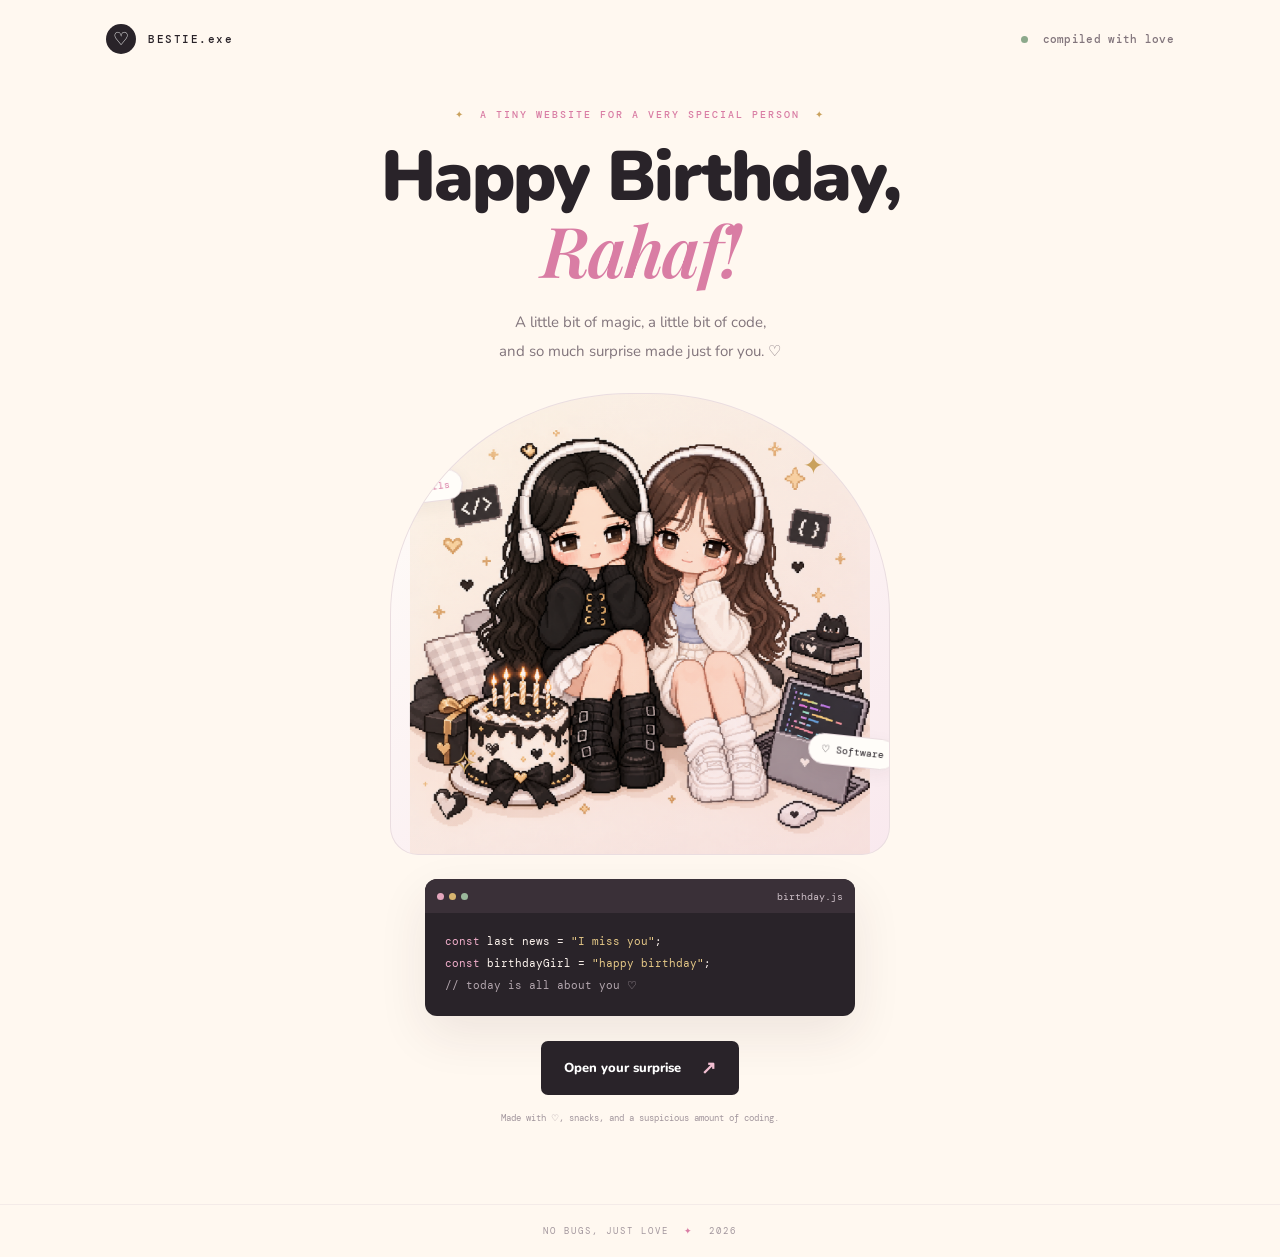
<file: index.html>
<!DOCTYPE html>
<html lang="en">
<head>
  <meta charset="UTF-8">
  <meta name="viewport" content="width=device-width, initial-scale=1.0">
  <title>A Little Birthday Surprise ♡</title>
  <link rel="stylesheet" href="style.css">
</head>
<body class="landing-page">
  <div class="sparkles" aria-hidden="true"></div>
  <nav class="topbar">
    <span class="brand-mark">♡</span>
    <span>BESTIE.exe</span>
    <span class="status"><i></i> compiled with love</span>
  </nav>

  <main class="hero">
    <div class="eyebrow"><span>✦</span> A tiny website for a very special person <span>✦</span></div>
    <h1>Happy Birthday,<br><em>Rahaf!</em></h1>
    <p class="intro">A little bit of magic, a little bit of code,<br>and so much surprise made just for you. ♡</p>

    <div class="character-frame">
      <div class="floating-tag tag-code">&lt;/&gt; girls</div>
      <div class="floating-tag tag-heart">♡ Software</div>
      <img class="besties-art" src="besties_pixel_art.png" alt="Two best friends in pixel art">
      <div class="tiny-star star-one">✦</div>
      <div class="tiny-star star-two">✧</div>
    </div>

    <div class="terminal">
      <div class="terminal-head"><span></span><span></span><span></span><b>birthday.js</b></div>
      <code><span class="pink">const</span> last news = <span class="gold">"I miss you"</span>;<br><span class="pink">const</span> birthdayGirl = <span class="gold">"happy birthday"</span>;<br><span class="comment">// today is all about you ♡</span></code>
    </div>

    <a class="button button-primary" href="surprise.html">Open your surprise <span>↗</span></a>
    <p class="tiny-note">Made with ♡, snacks, and a suspicious amount of coding.</p>
  </main>
  <footer>NO BUGS, JUST LOVE <span>✦</span> 2026</footer>
  <script src="script.js"></script>
</body>
</html>
</file>
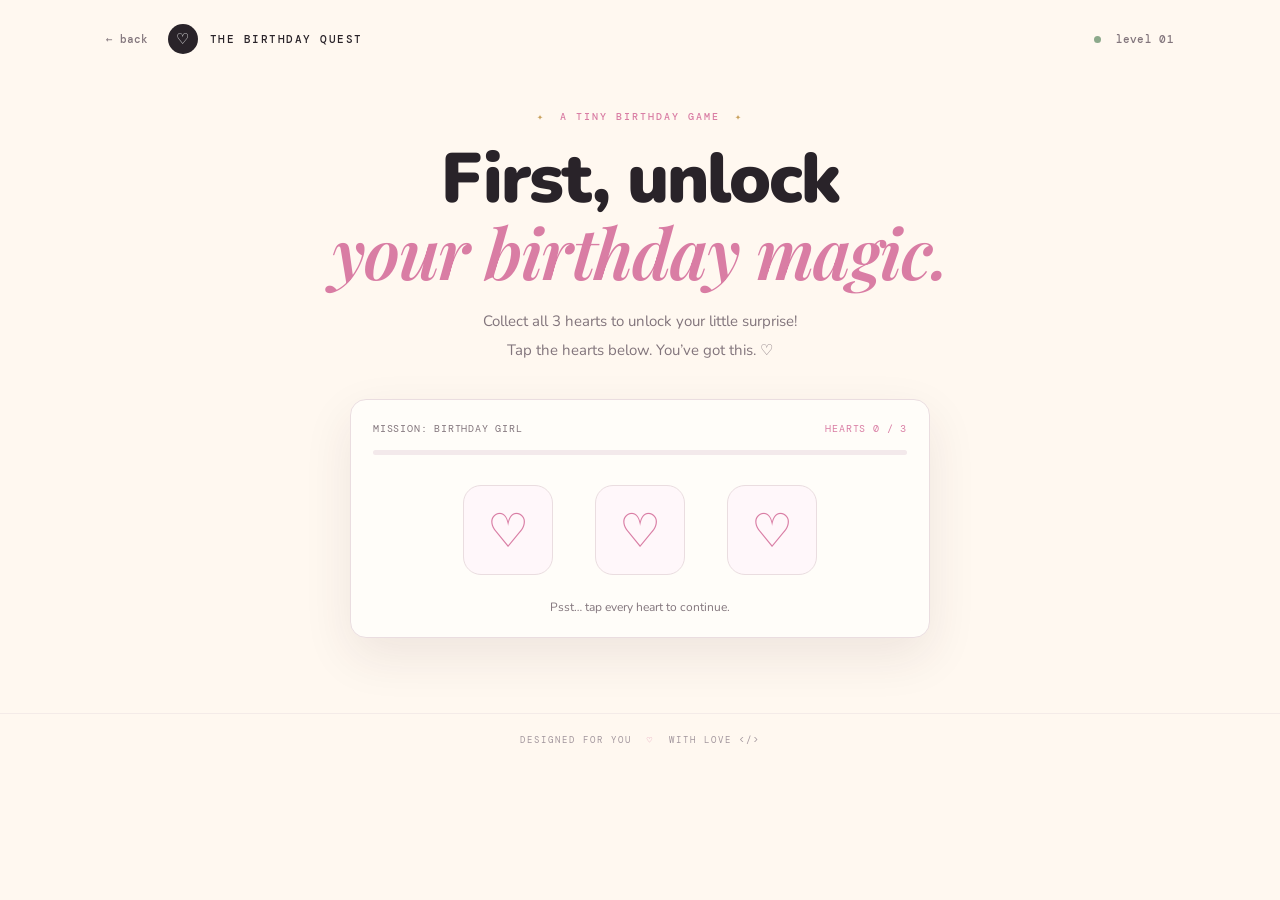
<file: surprise.html>
<!DOCTYPE html>
<html lang="en">
<head>
  <meta charset="UTF-8">
  <meta name="viewport" content="width=device-width, initial-scale=1.0">
  <title>Your Birthday Quest ♡</title>
  <link rel="stylesheet" href="style.css">
</head>
<body class="game-page">
  <nav class="topbar">
    <a class="back-link" href="index.html">← back</a>
    <span class="brand-mark">♡</span>
    <span>THE BIRTHDAY QUEST</span>
    <span class="status"><i></i> level 01</span>
  </nav>

  <main class="quest-wrap">
    <div class="eyebrow"><span>✦</span> a tiny birthday game <span>✦</span></div>
    <h1>First, unlock<br><em>your birthday magic.</em></h1>
    <p class="intro">Collect all 3 hearts to unlock your little surprise!<br>Tap the hearts below. You’ve got this. ♡</p>

    <section class="game-card" id="gameCard">
      <div class="game-topline"><span>MISSION: BIRTHDAY GIRL</span><span id="scoreLabel">HEARTS 0 / 3</span></div>
      <div class="progress-track"><div id="progressFill"></div></div>
      <div class="heart-game" id="heartGame">
        <button class="collect-heart" aria-label="Collect heart">♡</button>
        <button class="collect-heart" aria-label="Collect heart">♡</button>
        <button class="collect-heart" aria-label="Collect heart">♡</button>
      </div>
      <p id="gameMessage" class="game-message">Psst… tap every heart to continue.</p>
    </section>

    <section id="reveal" class="reveal hidden">
      <div class="win-badge">MISSION COMPLETE ✦</div>
      <h2>You did it, birthday girl! 🎂</h2>
      <p>Your reward is waiting. Take a deep breath and make a wish.</p>
      <button class="button button-primary" id="openGift">Open your gift ♡ <span>✧</span></button>
    </section>

    <section id="birthdayGift" class="birthday-gift hidden">
      <div class="cake-area">
        <div class="cake-sparkle">✦</div>
        <div class="cake">
          <div class="candles"><span>🕯️</span><span>🕯️</span><span>🕯️</span></div>
          <div class="cake-top"></div>
          <div class="cake-middle"><span>♡</span><span>✦</span><span>♡</span></div>
          <div class="cake-bottom"><b>30</b><b>10-October</b></div>
          <div class="cake-plate"></div>
        </div>
      </div>
      <div class="letter">
        <div class="letter-label">A LITTLE NOTE FOR YOU · 001</div>
        <h2>To "Rahaf" birthday girl, ♡</h2>
        <p>Happy Birthday. 🤍

I know it's been a long time since we last spoke, and things between us weren't always easy. Still, I couldn't let your birthday pass without sending you my wishes.

Some people leave a mark on our hearts that time simply cannot erase, and you're one of those people for me. Even after all this time, I still find myself missing you more than I usually admit..</p>
        <p>I'm not writing to bring back the past. I'm writing because what we had meant something real to me, and because I genuinely wish you happiness, peace, and beautiful moments in the year ahead.

No matter where life takes us, I hope you never forget how special you were to someone who still remembers you with warmth and affection 🎀</p>
        <div class="signature">From a heart that still misses you🤍 <span>♡</span></div>
      </div>
      <div class="memories">
        <h2>Our little world <span>♡</span></h2>
        <p class="memory-subtitle">Software developers who have lived their lives through programming.</p>
        <div class="memory-grid">
          <article class="memory-card">
            <img src="girl_black_hair.png" alt="Black-haired pixel art girl">
            <span>THE BIRTHDAY GIRL</span>
            <p>Moody, stubborn, beautiful, with lovely black hair.</p>
          </article>
          <article class="memory-card">
            <img src="girl_brown_hair.png" alt="Brown-haired pixel art girl">
            <span>PARTNER IN CODE</span>
            <p>Pretty, iconic, and absolutely one of a kind.</p>
          </article>
        </div>
      </div>
      <div class="final-message">
        <span class="final-star">✦</span>
        
        <code>console.log("love you ♡");</code>
        <button class="button button-outline" id="celebrateAgain">Celebrate again ✨</button>
      </div>
    </section>
  </main>
  <footer>DESIGNED FOR YOU <span>♡</span> WITH LOVE &lt;/&gt;</footer>
  <script src="script.js"></script>
</body>
</html>
</file>
<file: style.css>
@import url('https://fonts.googleapis.com/css2?family=DM+Mono:wght@400;500&family=Nunito:wght@400;600;700;800;900&family=Playfair+Display:ital,wght@0,600;0,700;1,600;1,700&display=swap');

:root {
  --cream: #fff8f0;
  --paper: #fffdf9;
  --pink: #f2bfd2;
  --pink-deep: #d97da4;
  --ink: #292329;
  --muted: #82757c;
  --gold: #c9a15d;
  --line: #eadde0;
  --shadow: 0 18px 50px rgba(61, 37, 48, .09);
}
* { box-sizing: border-box; }
html { scroll-behavior: smooth; }
body { margin: 0; background: var(--cream); color: var(--ink); font-family: 'Nunito', sans-serif; min-height: 100vh; overflow-x: hidden; }
body::before { content: ""; position: fixed; inset: 0; pointer-events: none; opacity: .22; background-image: radial-gradient(#c9a15d 0.7px, transparent .7px); background-size: 18px 18px; z-index: -1; }
.topbar { max-width: 1120px; margin: 0 auto; padding: 24px 26px; display: flex; align-items: center; gap: 12px; font: 500 11px 'DM Mono', monospace; letter-spacing: 1.5px; }
.brand-mark { display: grid; place-items: center; width: 30px; height: 30px; background: var(--ink); color: white; border-radius: 50%; font-size: 18px; letter-spacing: 0; }
.status { margin-left: auto; color: var(--muted); letter-spacing: .3px; text-transform: lowercase; }
.status i { display: inline-block; width: 7px; height: 7px; border-radius: 50%; background: #8ca98b; margin-right: 7px; }
.hero { width: min(800px, calc(100% - 32px)); margin: 30px auto 80px; text-align: center; position: relative; }
.eyebrow { color: var(--pink-deep); font: 500 10px 'DM Mono', monospace; letter-spacing: 2px; text-transform: uppercase; }
.eyebrow span { color: var(--gold); padding: 0 7px; }
h1 { font-size: clamp(38px, 7vw, 70px); line-height: 1.03; letter-spacing: -2px; margin: 20px 0 17px; font-weight: 900; }
h1 em { font-family: 'Playfair Display', serif; font-weight: 600; color: var(--pink-deep); letter-spacing: -1.5px; }
.intro { color: var(--muted); font-size: 15px; line-height: 1.9; margin: 0 auto 28px; }
.character-frame { position: relative; width: min(500px, 100%); margin: 0 auto 24px; border: 1px solid var(--line); border-radius: 48% 48% 28px 28px; background: linear-gradient(145deg, #fffdf9, #f9e9ee); overflow: hidden; min-height: 270px; display: grid; place-items: center; }
.besties-art { display: block; width: 100%; max-height: 460px; object-fit: contain; mix-blend-mode: multiply; }
.floating-tag { position: absolute; z-index: 2; background: var(--paper); border: 1px solid var(--line); border-radius: 100px; padding: 8px 12px; font: 10px 'DM Mono', monospace; box-shadow: 0 5px 18px #3d25300d; }
.tag-code { top: 17%; left: -8px; transform: rotate(-7deg); color: var(--pink-deep); }
.tag-heart { right: -8px; bottom: 19%; transform: rotate(6deg); }
.tiny-star { position: absolute; color: var(--gold); font-size: 25px; }
.star-one { top: 12%; right: 13%; } .star-two { bottom: 15%; left: 12%; font-size: 32px; }
.terminal { width: min(430px, 100%); margin: 0 auto 25px; border-radius: 12px; overflow: hidden; text-align: left; background: #292329; color: #fff6f0; box-shadow: var(--shadow); }
.terminal-head { background: #3a3038; height: 34px; display: flex; align-items: center; gap: 5px; padding: 0 12px; }
.terminal-head > span { width: 7px; height: 7px; background: #e4a6bd; border-radius: 50%; }
.terminal-head > span:nth-child(2) { background: #d6b46f; } .terminal-head > span:nth-child(3) { background: #9ab89b; }
.terminal-head b { margin-left: auto; font: 10px 'DM Mono', monospace; color: #cdbfc7; font-weight: 400; }
.terminal code { display: block; padding: 17px 20px 20px; font: 11px/2 'DM Mono', monospace; }
.pink { color: #f0aeca; } .gold { color: #e5c887; } .comment { color: #b3a6ae; }
.button { border: 0; display: inline-flex; align-items: center; justify-content: center; gap: 20px; padding: 15px 23px; border-radius: 7px; text-decoration: none; font: 800 13px 'Nunito', sans-serif; cursor: pointer; transition: transform .2s, box-shadow .2s, background .2s; }
.button:hover { transform: translateY(-3px); box-shadow: 0 10px 22px #d97da433; }
.button-primary { background: var(--ink); color: white; }
.button-primary span { color: var(--pink); font-size: 18px; }
.button-outline { border: 1px solid var(--line); color: var(--ink); background: var(--paper); }
.tiny-note { font: 9px 'DM Mono', monospace; color: #a2969d; margin-top: 17px; }
footer { text-align: center; padding: 20px; color: #a2969d; font: 9px 'DM Mono', monospace; letter-spacing: 2px; border-top: 1px solid #eadde080; }
footer span { color: var(--pink-deep); padding: 0 8px; }
.sparkles { position: fixed; inset: 0; pointer-events: none; z-index: 5; }
.floating-heart { position: fixed; pointer-events: none; animation: floatUp 1.6s ease-out forwards; z-index: 10; color: var(--pink-deep); }
@keyframes floatUp { from { opacity: 1; transform: translateY(0) scale(.7) rotate(0); } to { opacity: 0; transform: translateY(-110px) scale(1.5) rotate(25deg); } }

/* Page two */
.back-link { text-decoration: none; color: var(--muted); margin-right: 8px; letter-spacing: 0; }
.quest-wrap { width: min(850px, calc(100% - 32px)); margin: 32px auto 75px; text-align: center; }
.quest-wrap h1 { margin-bottom: 14px; }
.game-card { width: min(580px, 100%); margin: 35px auto 24px; text-align: left; border: 1px solid var(--line); border-radius: 16px; background: var(--paper); padding: 22px; box-shadow: var(--shadow); }
.game-topline { display: flex; justify-content: space-between; gap: 12px; color: var(--muted); font: 10px 'DM Mono', monospace; letter-spacing: .8px; }
#scoreLabel { color: var(--pink-deep); }
.progress-track { height: 5px; background: #f3e9eb; border-radius: 10px; margin: 15px 0 25px; overflow: hidden; }
#progressFill { height: 100%; width: 0; background: linear-gradient(90deg, var(--pink-deep), var(--gold)); transition: width .35s; }
.heart-game { display: flex; justify-content: center; gap: clamp(12px, 7vw, 42px); padding: 5px 0 12px; }
.collect-heart { border: 1px solid var(--line); background: #fff7fa; width: 90px; height: 90px; border-radius: 18px; font-size: 47px; color: var(--pink-deep); cursor: pointer; transition: transform .2s, background .2s; }
.collect-heart:hover { transform: translateY(-5px) rotate(-5deg); background: #fce6ef; }
.collect-heart.collected { background: var(--ink); color: #f5c5d7; border-color: var(--ink); cursor: default; transform: scale(.94); }
.game-message { text-align: center; font-size: 12px; color: var(--muted); margin: 12px 0 0; }
.reveal { padding: 24px 16px 35px; animation: appear .7s ease both; }
.win-badge { display: inline-block; background: #f5e8cc; color: #886b37; padding: 7px 12px; border-radius: 100px; font: 10px 'DM Mono', monospace; letter-spacing: 1px; }
.reveal h2, .letter h2, .memories h2 { font-size: clamp(24px, 4vw, 34px); margin: 15px 0 8px; }
.reveal p { color: var(--muted); margin: 0 auto 20px; }
.hidden { display: none !important; }
.birthday-gift { animation: appear .8s ease both; }
@keyframes appear { from { opacity: 0; transform: translateY(14px); } to { opacity: 1; transform: translateY(0); } }
.cake-area { margin: 10px auto 35px; width: 240px; height: 235px; position: relative; display: grid; place-items: center; }
.cake-sparkle { position: absolute; right: 15px; top: 20px; color: var(--gold); font-size: 29px; }
.cake { position: relative; width: 180px; height: 145px; margin-top: 55px; }
.candles { position: absolute; top: -52px; left: 35px; right: 35px; display: flex; justify-content: space-around; font-size: 28px; filter: saturate(.8); }
.cake-top { position: absolute; top: 0; width: 180px; height: 38px; border: 2px solid #292329; border-radius: 50%; background: #fffdf9; z-index: 2; box-shadow: inset 0 -8px #f2bfd2; }
.cake-middle { position: absolute; top: 18px; width: 180px; height: 65px; background: #f5e8d8; border: 2px solid #292329; border-radius: 8px 8px 15px 15px; display: flex; justify-content: space-around; align-items: center; color: var(--pink-deep); font-size: 18px; z-index: 1; }
.cake-bottom { position: absolute; top: 75px; width: 180px; height: 52px; background: #292329; border: 2px solid #292329; border-radius: 8px 8px 18px 18px; color: #f2bfd2; display: flex; justify-content: center; align-items: center; gap: 5px; font: 10px 'DM Mono', monospace; z-index: 2; }
.cake-bottom b { border: 1px solid #c9a15d; padding: 5px 7px; font-weight: 500; }
.cake-plate { position: absolute; bottom: 0; left: -17px; width: 214px; height: 25px; border: 2px solid #292329; border-radius: 50%; background: #fffdf9; }
.letter { width: min(630px, 100%); text-align: left; margin: 0 auto 45px; padding: clamp(22px, 5vw, 42px); background: #fffdf9; border: 1px solid var(--line); border-radius: 4px 18px 18px 18px; box-shadow: var(--shadow); position: relative; }
.letter::before { content: "♡"; position: absolute; top: -14px; left: 25px; display: grid; place-items: center; width: 30px; height: 30px; border-radius: 50%; background: var(--pink); color: var(--ink); }
.letter-label { font: 9px 'DM Mono', monospace; color: var(--pink-deep); letter-spacing: 1.5px; }
.letter h2 { font-family: 'Playfair Display', serif; font-weight: 600; }
.letter p { color: #6f626a; line-height: 1.9; font-size: 14px; }
.signature { margin-top: 23px; color: var(--pink-deep); font-family: 'Playfair Display', serif; font-style: italic; font-size: 18px; }
.signature span { color: var(--gold); }
.memories { margin: 0 auto 45px; }
.memories h2 { font-family: 'Playfair Display', serif; }
.memories h2 span { color: var(--pink-deep); }
.memory-subtitle { color: var(--muted); font-size: 13px; margin-bottom: 22px; }
.memory-grid { display: grid; grid-template-columns: repeat(2, minmax(0, 1fr)); gap: 18px; width: min(610px, 100%); margin: auto; }
.memory-card { background: var(--paper); border: 1px solid var(--line); padding: 15px; border-radius: 12px; box-shadow: 0 10px 25px #3d253008; }
.memory-card img { width: 100%; height: 220px; object-fit: contain; background: #fff8f5; border-radius: 8px; }
.memory-card span { display: block; font: 9px 'DM Mono', monospace; letter-spacing: 1px; color: var(--pink-deep); margin-top: 14px; }
.memory-card p { color: var(--muted); font-size: 12px; line-height: 1.7; }
.final-message { padding: 27px 20px; border-top: 1px solid var(--line); border-bottom: 1px solid var(--line); }
.final-star { color: var(--gold); font-size: 26px; }
.final-message p { color: var(--muted); font-size: 12px; letter-spacing: 1px; }
.final-message strong { color: var(--pink-deep); }
.final-message code { display: block; color: #6f626a; font: 11px 'DM Mono', monospace; margin: 15px 0 22px; }
.confetti-piece { position: fixed; top: -15px; width: 8px; height: 13px; z-index: 20; pointer-events: none; animation: confettiFall 2.8s linear forwards; }
@keyframes confettiFall { to { transform: translateY(110vh) rotate(720deg); opacity: .2; } }
@media (max-width: 560px) {
  .topbar { padding: 17px 15px; font-size: 9px; gap: 8px; }
  .status { font-size: 9px; }
  .hero { margin-top: 28px; }
  .character-frame { min-height: 210px; border-radius: 42% 42% 20px 20px; }
  .besties-art { max-height: 350px; }
  .tag-code { left: 2px; } .tag-heart { right: 2px; }
  .game-card { padding: 15px; }
  .collect-heart { width: 70px; height: 70px; font-size: 38px; border-radius: 14px; }
  .memory-grid { gap: 10px; }
  .memory-card { padding: 9px; }
  .memory-card img { height: 155px; }
  .memory-card p { font-size: 11px; }
}
</file>
